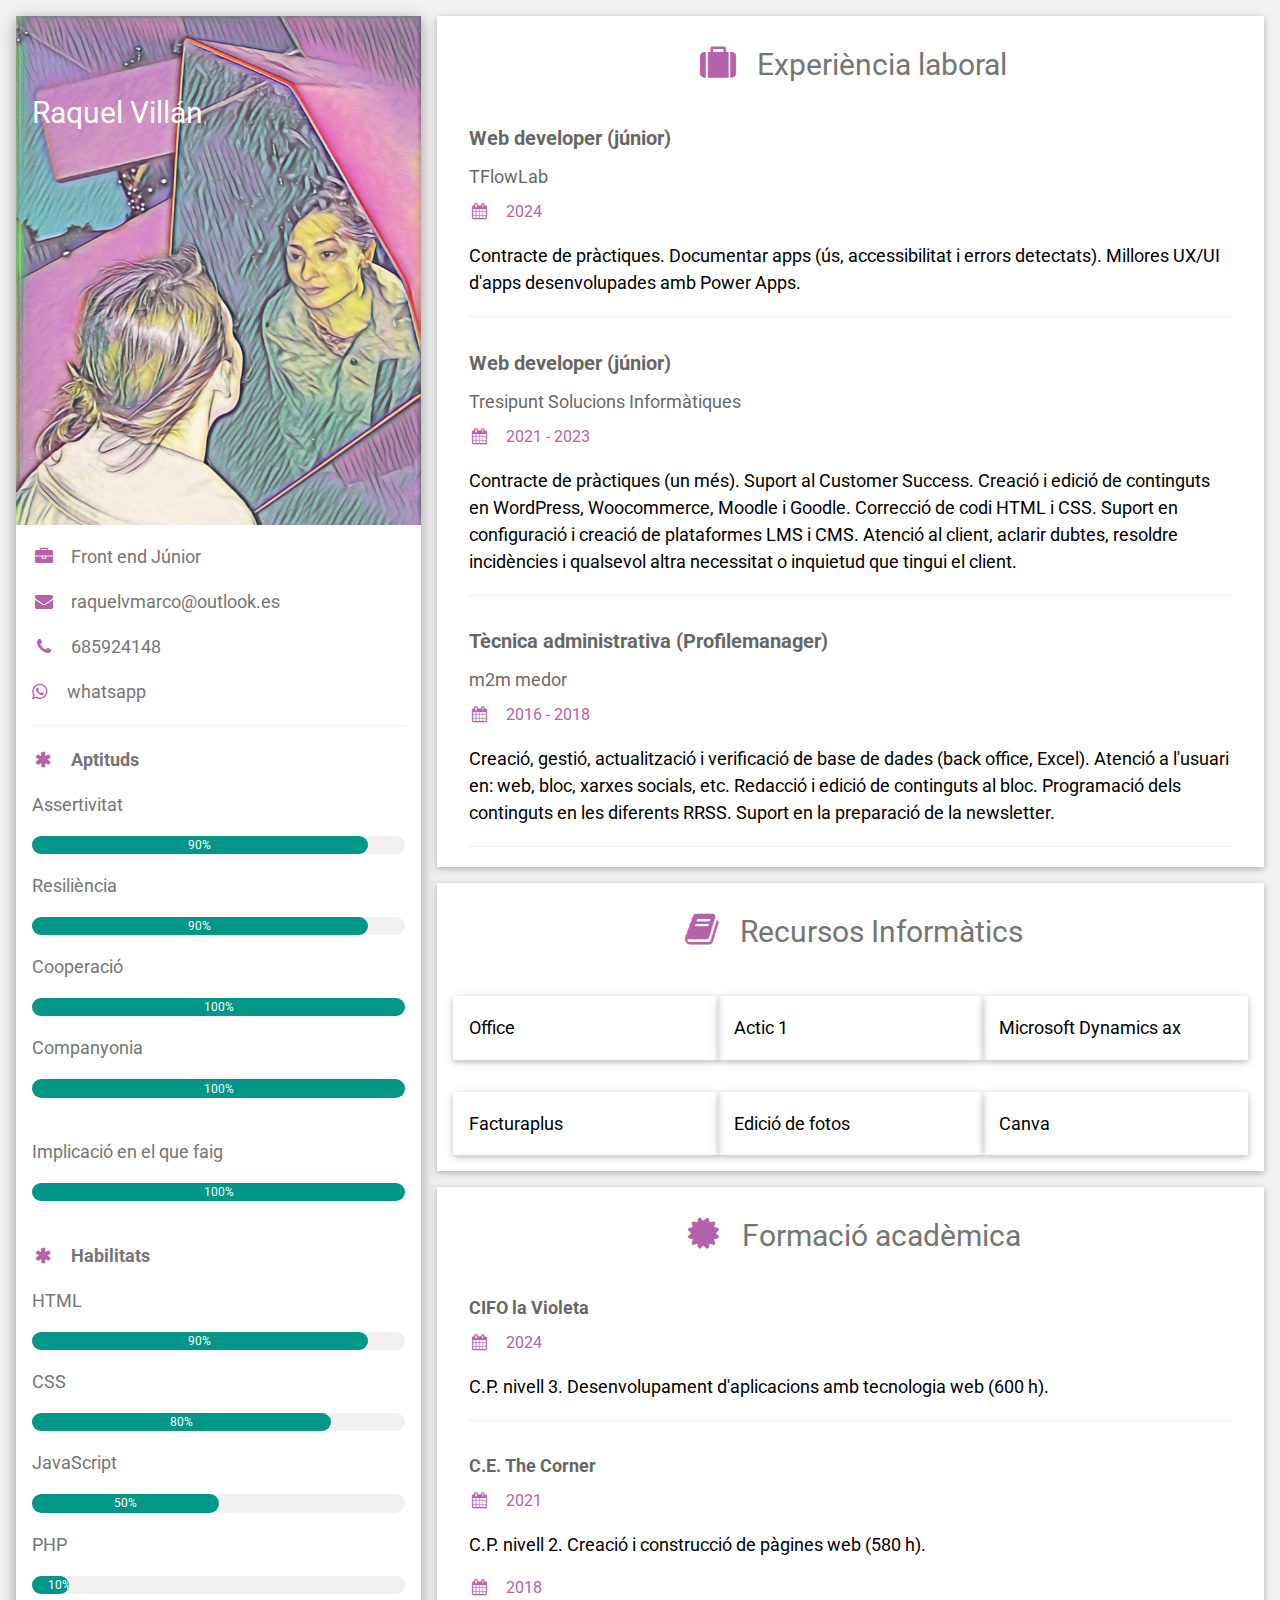
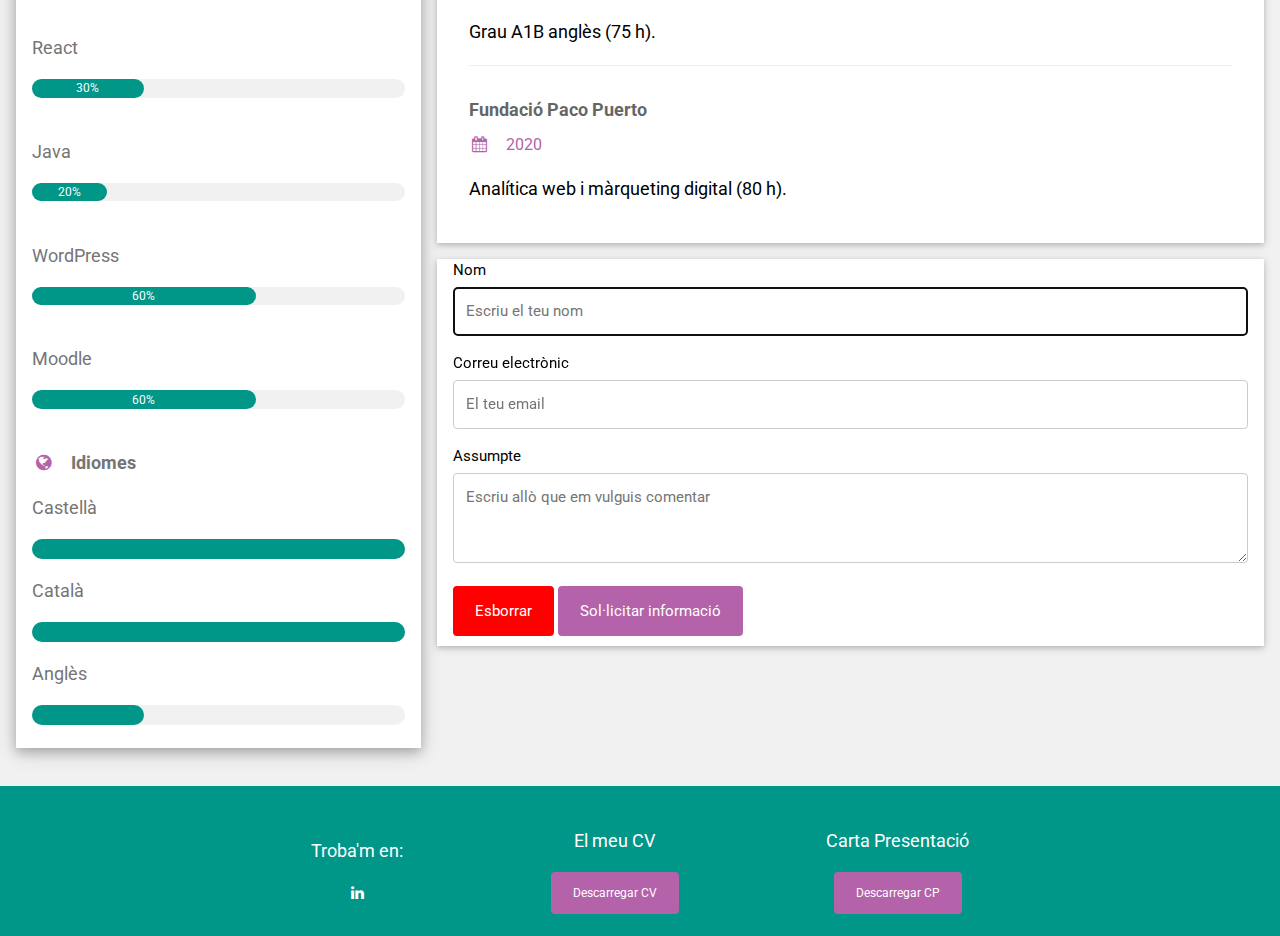
<file: index.html>
<!DOCTYPE html>
<html lang="es">

<head>
      <title>Raquel Villán Curriculum vitae </title>
      <meta charset="UTF-8">
      <meta name="viewport" content="width=device-width, initial-scale=1">
      <link rel="stylesheet" href="css/style.css">
      <link rel='stylesheet' href='https://fonts.googleapis.com/css?family=Roboto'>
      <link rel="stylesheet" href="https://cdnjs.cloudflare.com/ajax/libs/font-awesome/4.7.0/css/font-awesome.min.css">
      <link rel="stylesheet" href="css/style_cv.css">
</head>

<body id="top" class="w3-light-grey">

      <!-- Page Container -->
      <div class="w3-content w3-margin-top anchura">

            <!-- The Grid -->
            <div class="w3-row-padding">

                  <!-- Left Column -->
                  <div class="w3-third">

                        <div class="w3-white w3-text-grey w3-card-4">
                              <div class="w3-display-container w3-text-white">
                                    <img class="avatar mySlides" id="#boxphoto" src="img/fotoslider1.jpg" alt="Avatar">
                                    <img class="avatar mySlides" id="#boxphoto" src="img/gafas.jpg" alt="Avatar">
                                    <img class="avatar mySlides" id="#boxphoto" src="img/foto3.jpg" alt="Avatar">
                                    <div class="w3-container w3-text-white mi-nombre">
                                          <h2>Raquel Villán</h2>
                                    </div>
                              </div>
                              <div class="w3-container">
                                    <p><i class="fa fa-briefcase fa-fw w3-margin-right w3-large w3-text-teal"></i>Front end Júnior</p>
                                    <p class="contacto"><a href="raquelvmarco@outlook.es"><i class="fa fa-envelope fa-fw w3-margin-right w3-large w3-text-teal"></i>raquelvmarco@outlook.es</a></p>
                                    <p class="contacto"><a href="tel:685924148"><i class="fa fa-phone fa-fw w3-margin-right w3-large w3-text-teal"></i>685924148</a></p>
                                    <p class="contacto"><a href="https://api.whatsapp.com/send?phone=685924148&text=Hola"><i class="fa fa-whatsapp  w3-margin-right w3-large w3-text-teal"></i>  whatsapp</a></p>
                                    <hr>
                                    <p class="w3-large"><b><i class="fa fa-asterisk fa-fw w3-margin-right w3-text-teal"></i>Aptituds</b></p>
                                    <p>Assertivitat</p>
                                    <div class="w3-light-grey w3-round-xlarge w3-small">
                                          <div class="w3-container w3-center w3-round-xlarge w3-teal" style="width:90%">90%</div>
                                    </div>
                                    <p>Resiliència</p>
                                    <div class="w3-light-grey w3-round-xlarge w3-small">
                                          <div class="w3-container w3-center w3-round-xlarge w3-teal" style="width:90%">90%</div>
                                    </div>
                                    <p>Cooperació</p>
                                    <div class="w3-light-grey w3-round-xlarge w3-small">
                                          <div class="w3-container w3-center w3-round-xlarge w3-teal" style="width:100%">100%</div>
                                    </div>
                                    <p>Companyonia</p>
                                    <div class="w3-light-grey w3-round-xlarge w3-small">
                                          <div class="w3-container w3-center w3-round-xlarge w3-teal" style="width:100%">100%</div>
                                    </div>
                                    <br>
                                    <p>Implicació en el que faig</p>
                                    <div class="w3-light-grey w3-round-xlarge w3-small">
                                          <div class="w3-container w3-center w3-round-xlarge w3-teal" style="width:100%">100%</div>
                                    </div>
                                    <br>
                                    <p class="w3-large"><b><i class="fa fa-asterisk fa-fw w3-margin-right w3-text-teal"></i>Habilitats</b></p>
                                    <p>HTML</p>
                                    <div class="w3-light-grey w3-round-xlarge w3-small">
                                          <div class="w3-container w3-center w3-round-xlarge w3-teal" style="width:90%">90%</div>
                                    </div>
                                    <p>CSS</p>
                                    <div class="w3-light-grey w3-round-xlarge w3-small">
                                          <div class="w3-container w3-center w3-round-xlarge w3-teal" style="width:80%">80%</div>
                                    </div>
                                    <p>JavaScript</p>
                                    <div class="w3-light-grey w3-round-xlarge w3-small">
                                          <div class="w3-container w3-center w3-round-xlarge w3-teal" style="width:50%">50%</div>
                                    </div>
                                    <p>PHP</p>
                                    <div class="w3-light-grey w3-round-xlarge w3-small">
                                          <div class="w3-container w3-center w3-round-xlarge w3-teal" style="width:10%">10%</div>
                                    </div>
                                    <br>
                                    <p>React</p>
                                    <div class="w3-light-grey w3-round-xlarge w3-small">
                                          <div class="w3-container w3-center w3-round-xlarge w3-teal" style="width:30%">30%</div>
                                    </div>
                                    <br>
                                    <p>Java</p>
                                    <div class="w3-light-grey w3-round-xlarge w3-small">
                                          <div class="w3-container w3-center w3-round-xlarge w3-teal" style="width:20%">20%</div>
                                    </div>
                                    <br>
                                    <p>WordPress</p>
                                    <div class="w3-light-grey w3-round-xlarge w3-small">
                                          <div class="w3-container w3-center w3-round-xlarge w3-teal" style="width:60%">60%</div>
                                    </div>
                                    <br>
                                    <p>Moodle</p>
                                    <div class="w3-light-grey w3-round-xlarge w3-small">
                                          <div class="w3-container w3-center w3-round-xlarge w3-teal" style="width:60%">60%</div>
                                    </div>
                                    <br>

                                    <p class="w3-large w3-text-theme"><b><i class="fa fa-globe fa-fw w3-margin-right w3-text-teal"></i>Idiomes</b></p>
                                    <p>Castellà</p>
                                    <div class="w3-light-grey w3-round-xlarge">
                                          <div class="w3-round-xlarge w3-teal" style="height:20px;width:100%"></div>
                                    </div>
                                    <p>Català</p>
                                    <div class="w3-light-grey w3-round-xlarge">
                                          <div class="w3-round-xlarge w3-teal" style="height:20px;width:100%"></div>
                                    </div>
                                    <p>Anglès</p>
                                    <div class="w3-light-grey w3-round-xlarge">
                                          <div class="w3-round-xlarge w3-teal" style="height:20px;width:30%"></div>
                                    </div>
                                    <br>
                              </div>
                        </div>
                        <br>

                        <!-- End Left Column -->
                  </div>

                  <!-- Right Column -->
                  <div class="w3-twothird">

                        <div class="w3-container w3-card w3-white w3-margin-bottom">
                              <h2 class="w3-text-grey w3-padding-16"><i class="fa fa-suitcase fa-fw w3-margin-right w3-xxlarge w3-text-teal"></i>Experiència laboral</h2>
                              <div class="w3-container">
                                    <h4 class="w3-opacity"><b>Web developer (júnior)</b></h4>
                                    <h5 class="w3-opacity">TFlowLab</h5>
                                    <h6 class="w3-text-teal"><i class="fa fa-calendar fa-fw w3-margin-right"></i>2024</h6>
                                    <p>Contracte de pràctiques. Documentar apps (ús, accessibilitat i errors detectats). Millores UX/UI d'apps desenvolupades amb Power Apps.</p>
                                    <hr>
                              </div>
                              <div class="w3-container">
                                    <h4 class="w3-opacity"><b>Web developer (júnior)</b></h4>
                                    <h5 class="w3-opacity">Tresipunt Solucions Informàtiques</h5>
                                    <h6 class="w3-text-teal"><i class="fa fa-calendar fa-fw w3-margin-right"></i>2021 - 2023</h6>
                                    <p>Contracte de pràctiques (un més). Suport al Customer Success. Creació i edició de continguts en WordPress, Woocommerce, Moodle i Goodle. Correcció de codi HTML i CSS. Suport en configuració i creació de plataformes LMS i CMS. Atenció al client, aclarir dubtes, resoldre incidències i qualsevol altra necessitat o inquietud que tingui el client.</p>
                                    <hr>
                              </div>
                              <div class="w3-container">
                                    <h4 class="w3-opacity"><b>Tècnica administrativa (Profilemanager)</b></h4>
                                    <h5 class="w3-opacity">m2m medor</h5>
                                    <h6 class="w3-text-teal"><i class="fa fa-calendar fa-fw w3-margin-right"></i>2016 - 2018</h6>
                                    <p>Creació, gestió, actualització i verificació de base de dades (back office, Excel). Atenció a l'usuari en: web, bloc, xarxes socials, etc. Redacció i edició de continguts al bloc. Programació dels continguts en les diferents RRSS. Suport en la preparació de la newsletter.</p>
                                    <hr>
                              </div>                              
                        </div>
                        <div class="w3-container w3-row w3-card w3-white w3-margin-bottom">
                              <h2 class="w3-text-grey w3-padding-16"><i class="fa fa-book fa-fw w3-margin-right w3-xxlarge w3-text-teal"></i>Recursos Informàtics</h2>
                              <div class="w3-panel w3-card w3-third">
                                    <p>Office</p>
                              </div>
                              <div class="w3-panel w3-card w3-third">
                                    <p>Actic 1</p>
                              </div>
                              <div class="w3-panel w3-card w3-third">
                                    <p>Microsoft Dynamics ax</p>
                              </div>
                              <div class="w3-panel w3-card w3-third">
                                    <p>Facturaplus</p>
                              </div>
                              <div class="w3-panel w3-card w3-third">
                                    <p>Edició de fotos</p>
                              </div>
                              <div class="w3-panel w3-card w3-third">
                                    <p>Canva</p>
                              </div>
                        </div>
                        <div class="w3-container w3-card w3-white w3-margin-bottom">
                              <h2 class="w3-text-grey w3-padding-16"><i class="fa fa-certificate fa-fw w3-margin-right w3-xxlarge w3-text-teal"></i>Formació acadèmica</h2>
                              <div class="w3-container">
                                    <h5 class="w3-opacity"><b>CIFO la Violeta</b></h5>
                                    <h6 class="w3-text-teal"><i class="fa fa-calendar fa-fw w3-margin-right"></i>2024</h6>
                                    <p>C.P. nivell 3. Desenvolupament d'aplicacions amb tecnologia web (600 h).</p>
                                    <hr>
                              </div>
                              <div class="w3-container">
                                    <h5 class="w3-opacity"><b>C.E. The Corner</b></h5>
                                    <h6 class="w3-text-teal"><i class="fa fa-calendar fa-fw w3-margin-right"></i>2021</h6>
                                    <p>C.P. nivell 2. Creació i construcció de pàgines web (580 h).</p>
                                    <h6 class="w3-text-teal"><i class="fa fa-calendar fa-fw w3-margin-right"></i>2018</h6>
                                    <p>Grau A1B anglès (75 h).</p>
                                    <hr>
                              </div>
                              <div class="w3-container">
                                    <h5 class="w3-opacity"><b>Fundació Paco Puerto</b></h5>
                                    <h6 class="w3-text-teal"><i class="fa fa-calendar fa-fw w3-margin-right"></i>2020</h6>
                                    <p>Analítica web i màrqueting digital (80 h).</p><br>
                              </div>
                        </div>
                        <div class="w3-container w3-card w3-white w3-margin-bottom">
                              <form method="post" action="https://formsubmit.co/el/rogura">
                                <label for="fname">Nom</label>
                                <input type="text" id="fname" name="firstname" autofocus placeholder="Escriu el teu nom" required pattern="[A-Za-z]{2,20}">
                            
                                <label for="email">Correu electrònic</label>
                                <input type="email" id="email" name="email" placeholder="El teu email" required pattern="/^[a-z0-9_-]+([.][a-z0-9_-]+)*@[a-z0-9_]+([.][a-z0-9_]+)*[.][a-z]{2,9}$/">

                                <label for="subject">Assumpte</label>
                                <textarea id="subject" name="subject" placeholder="Escriu allò que em vulguis comentar" style="height:90px" pattern="/^[A-Z0-9a-zÀ-ÿ-\u00f1\u00d1\s]{5,100}$/;"></textarea>
                                <input type="reset" value="Esborrar">
                                <input type="submit" value="Sol·licitar informació">
                              </form>
                            </div>
                        <!-- End Right Column -->
                  </div>
                  <!-- End Grid -->
            </div>
            <!-- End Page Container -->
      </div>
      <footer class="w3-container w3-teal w3-center w3-margin-top">
            <div class="socilas">
                  <p>Troba'm en:</p>
                  <a href="https://www.linkedin.com/in/raquel-villán-marco" target="_blank"><i class="fa fa-linkedin w3-hover-opacity"></i></a>
            </div>
            <div>
                  <p>El meu CV</p>
                  <input type="button" class="download" value="Descarregar CV" onclick="descargarCv('PDF/CurriculumRaquelVillan.pdf')">
            </div>
            <div>
                  <p>Carta Presentació</p>
                  <input type="button" class="download" value="Descarregar CP" onclick="descargarCartaPresentacion('PDF/carta_presentacion.pdf')">
            </div>
      </footer>
      <script src="js/cv_mio.js"></script>

</body>

</html>
</file>
<file: css/style_cv.css>
html {
	font-size: 20px;
}

html,
body,
h1,
h2,
h3,
h4,
h5,
h6 {
	font-family: "Roboto", sans-serif;
}
p {
	font-size: 0.9rem;
}

.anchura {
	max-width: 1400px;
}
.avatar {
	max-width: 100%;
	display: block;
	margin: auto;
}
h2 {
	text-align: center;
}

form{
  padding-bottom: 10px;
}

input[type=text], select, textarea{
  width: 100%;
  padding: 12px;
  border: 1px solid #ccc;
  border-radius: 4px;
  box-sizing: border-box;
  margin-top: 6px;
  margin-bottom: 16px;
  resize: vertical;
}
input[type=email], select, textarea{
  width: 100%;
  padding: 12px;
  border: 1px solid #ccc;
  border-radius: 4px;
  box-sizing: border-box;
  margin-top: 6px;
  margin-bottom: 16px;
  resize: vertical;
}

input[type=submit], .download {
  background-color: #b462a9;
  color: white;
  border: 2px solid #b462a9;
  padding: 12px 20px;
  border-radius: 4px;
  cursor: pointer;
}
.download{
  padding: 10px 20px;
  font-size: 0.6rem; 
}
input[type=reset] {
	background-color: red;
	color: white;
  border: 2px solid red;
	padding: 12px 20px;
	border-radius: 4px;
	cursor: pointer;
  }

input[type=submit]:hover, .download:hover {
  background-color: white;
  color: #b462a9;
  border: 2px solid #b462a9;
}
input[type=reset]:hover {
  background-color: white;
  color: red;
  border: 2px solid red;
}

.container {
  border-radius: 5px;
  background-color: #f2f2f2;
  padding: 20px;
}
.mi-nombre{
  position: absolute;
  top: 5vw;
}
.contacto a{
  text-decoration: none;
}
.contacto a:hover{
  color: rgb(0, 150, 136);
}
.mySlides {
  display:none;
}
footer{
  display: flex;
  justify-content: space-evenly;
  align-items: center;
  height: 150px;
}

@media screen and (min-width:680px){
  .mi-nombre{
    font-size: 25px;
  }
}
@media screen and (min-width:600px){
  .mi-nombre{
    font-size: 30px;
  }
}
</file>
<file: css/style.css>
/* W3.CSS 4.15 December 2020 by Jan Egil and Borge Refsnes */
html{box-sizing:border-box}*,*:before,*:after{box-sizing:inherit}
/* Extract from normalize.css by Nicolas Gallagher and Jonathan Neal git.io/normalize */
html{-ms-text-size-adjust:100%;-webkit-text-size-adjust:100%}body{margin:0}
article,aside,details,figcaption,figure,footer,header,main,menu,nav,section{display:block}summary{display:list-item}
audio,canvas,progress,video{display:inline-block}progress{vertical-align:baseline}
audio:not([controls]){display:none;height:0}[hidden],template{display:none}
a{background-color:transparent}a:active,a:hover{outline-width:0}
abbr[title]{border-bottom:none;text-decoration:underline;text-decoration:underline dotted}
b,strong{font-weight:bolder}dfn{font-style:italic}mark{background:#ff0;color:#000}
small{font-size:80%}sub,sup{font-size:75%;line-height:0;position:relative;vertical-align:baseline}
sub{bottom:-0.25em}sup{top:-0.5em}figure{margin:1em 40px}img{border-style:none}
code,kbd,pre,samp{font-family:monospace,monospace;font-size:1em}hr{box-sizing:content-box;height:0;overflow:visible}
button,input,select,textarea,optgroup{font:inherit;margin:0}optgroup{font-weight:bold}
button,input{overflow:visible}button,select{text-transform:none}
button,[type=button],[type=reset],[type=submit]{-webkit-appearance:button}
button::-moz-focus-inner,[type=button]::-moz-focus-inner,[type=reset]::-moz-focus-inner,[type=submit]::-moz-focus-inner{border-style:none;padding:0}
button:-moz-focusring,[type=button]:-moz-focusring,[type=reset]:-moz-focusring,[type=submit]:-moz-focusring{outline:1px dotted ButtonText}
fieldset{border:1px solid #c0c0c0;margin:0 2px;padding:.35em .625em .75em}
legend{color:inherit;display:table;max-width:100%;padding:0;white-space:normal}textarea{overflow:auto}
[type=checkbox],[type=radio]{padding:0}
[type=number]::-webkit-inner-spin-button,[type=number]::-webkit-outer-spin-button{height:auto}
[type=search]{-webkit-appearance:textfield;outline-offset:-2px}
[type=search]::-webkit-search-decoration{-webkit-appearance:none}
::-webkit-file-upload-button{-webkit-appearance:button;font:inherit}
/* End extract */
html,body{font-family:Verdana,sans-serif;font-size:15px;line-height:1.5}html{overflow-x:hidden}
h1{font-size:36px}h2{font-size:30px}h3{font-size:24px}h4{font-size:20px}h5{font-size:18px}h6{font-size:16px}
.w3-serif{font-family:serif}.w3-sans-serif{font-family:sans-serif}.w3-cursive{font-family:cursive}.w3-monospace{font-family:monospace}
h1,h2,h3,h4,h5,h6{font-family:"Segoe UI",Arial,sans-serif;font-weight:400;margin:10px 0}.w3-wide{letter-spacing:4px}
hr{border:0;border-top:1px solid #eee;margin:20px 0}
.w3-image{max-width:100%;height:auto}img{vertical-align:middle}a{color:inherit}
.w3-table,.w3-table-all{border-collapse:collapse;border-spacing:0;width:100%;display:table}.w3-table-all{border:1px solid #ccc}
.w3-bordered tr,.w3-table-all tr{border-bottom:1px solid #ddd}.w3-striped tbody tr:nth-child(even){background-color:#f1f1f1}
.w3-table-all tr:nth-child(odd){background-color:#fff}.w3-table-all tr:nth-child(even){background-color:#f1f1f1}
.w3-hoverable tbody tr:hover,.w3-ul.w3-hoverable li:hover{background-color:#ccc}.w3-centered tr th,.w3-centered tr td{text-align:center}
.w3-table td,.w3-table th,.w3-table-all td,.w3-table-all th{padding:8px 8px;display:table-cell;text-align:left;vertical-align:top}
.w3-table th:first-child,.w3-table td:first-child,.w3-table-all th:first-child,.w3-table-all td:first-child{padding-left:16px}
.w3-btn,.w3-button{border:none;display:inline-block;padding:8px 16px;vertical-align:middle;overflow:hidden;text-decoration:none;color:inherit;background-color:inherit;text-align:center;cursor:pointer;white-space:nowrap}
.w3-btn:hover{box-shadow:0 8px 16px 0 rgba(0,0,0,0.2),0 6px 20px 0 rgba(0,0,0,0.19)}
.w3-btn,.w3-button{-webkit-touch-callout:none;-webkit-user-select:none;-khtml-user-select:none;-moz-user-select:none;-ms-user-select:none;user-select:none}   
.w3-disabled,.w3-btn:disabled,.w3-button:disabled{cursor:not-allowed;opacity:0.3}.w3-disabled *,:disabled *{pointer-events:none}
.w3-btn.w3-disabled:hover,.w3-btn:disabled:hover{box-shadow:none}
.w3-badge,.w3-tag{background-color:#000;color:#fff;display:inline-block;padding-left:8px;padding-right:8px;text-align:center}.w3-badge{border-radius:50%}
.w3-ul{list-style-type:none;padding:0;margin:0}.w3-ul li{padding:8px 16px;border-bottom:1px solid #ddd}.w3-ul li:last-child{border-bottom:none}
.w3-tooltip,.w3-display-container{position:relative}.w3-tooltip .w3-text{display:none}.w3-tooltip:hover .w3-text{display:inline-block}
.w3-ripple:active{opacity:0.5}.w3-ripple{transition:opacity 0s}
.w3-input{padding:8px;display:block;border:none;border-bottom:1px solid #ccc;width:100%}
.w3-select{padding:9px 0;width:100%;border:none;border-bottom:1px solid #ccc}
.w3-dropdown-click,.w3-dropdown-hover{position:relative;display:inline-block;cursor:pointer}
.w3-dropdown-hover:hover .w3-dropdown-content{display:block}
.w3-dropdown-hover:first-child,.w3-dropdown-click:hover{background-color:#ccc;color:#000}
.w3-dropdown-hover:hover > .w3-button:first-child,.w3-dropdown-click:hover > .w3-button:first-child{background-color:#ccc;color:#000}
.w3-dropdown-content{cursor:auto;color:#000;background-color:#fff;display:none;position:absolute;min-width:160px;margin:0;padding:0;z-index:1}
.w3-check,.w3-radio{width:24px;height:24px;position:relative;top:6px}
.w3-sidebar{height:100%;width:200px;background-color:#fff;position:fixed!important;z-index:1;overflow:auto}
.w3-bar-block .w3-dropdown-hover,.w3-bar-block .w3-dropdown-click{width:100%}
.w3-bar-block .w3-dropdown-hover .w3-dropdown-content,.w3-bar-block .w3-dropdown-click .w3-dropdown-content{min-width:100%}
.w3-bar-block .w3-dropdown-hover .w3-button,.w3-bar-block .w3-dropdown-click .w3-button{width:100%;text-align:left;padding:8px 16px}
.w3-main,#main{transition:margin-left .4s}
.w3-modal{z-index:3;display:none;padding-top:100px;position:fixed;left:0;top:0;width:100%;height:100%;overflow:auto;background-color:rgb(0,0,0);background-color:rgba(0,0,0,0.4)}
.w3-modal-content{margin:auto;background-color:#fff;position:relative;padding:0;outline:0;width:600px}
.w3-bar{width:100%;overflow:hidden}.w3-center .w3-bar{display:inline-block;width:auto}
.w3-bar .w3-bar-item{padding:8px 16px;float:left;width:auto;border:none;display:block;outline:0}
.w3-bar .w3-dropdown-hover,.w3-bar .w3-dropdown-click{position:static;float:left}
.w3-bar .w3-button{white-space:normal}
.w3-bar-block .w3-bar-item{width:100%;display:block;padding:8px 16px;text-align:left;border:none;white-space:normal;float:none;outline:0}
.w3-bar-block.w3-center .w3-bar-item{text-align:center}.w3-block{display:block;width:100%}
.w3-responsive{display:block;overflow-x:auto}
.w3-container:after,.w3-container:before,.w3-panel:after,.w3-panel:before,.w3-row:after,.w3-row:before,.w3-row-padding:after,.w3-row-padding:before,
.w3-cell-row:before,.w3-cell-row:after,.w3-clear:after,.w3-clear:before,.w3-bar:before,.w3-bar:after{content:"";display:table;clear:both}
.w3-col,.w3-half,.w3-third,.w3-twothird,.w3-threequarter,.w3-quarter{float:left;width:100%}
.w3-col.s1{width:8.33333%}.w3-col.s2{width:16.66666%}.w3-col.s3{width:24.99999%}.w3-col.s4{width:33.33333%}
.w3-col.s5{width:41.66666%}.w3-col.s6{width:49.99999%}.w3-col.s7{width:58.33333%}.w3-col.s8{width:66.66666%}
.w3-col.s9{width:74.99999%}.w3-col.s10{width:83.33333%}.w3-col.s11{width:91.66666%}.w3-col.s12{width:99.99999%}
@media (min-width:601px){.w3-col.m1{width:8.33333%}.w3-col.m2{width:16.66666%}.w3-col.m3,.w3-quarter{width:24.99999%}.w3-col.m4,.w3-third{width:33.33333%}
.w3-col.m5{width:41.66666%}.w3-col.m6,.w3-half{width:49.99999%}.w3-col.m7{width:58.33333%}.w3-col.m8,.w3-twothird{width:66.66666%}
.w3-col.m9,.w3-threequarter{width:74.99999%}.w3-col.m10{width:83.33333%}.w3-col.m11{width:91.66666%}.w3-col.m12{width:99.99999%}}
@media (min-width:993px){.w3-col.l1{width:8.33333%}.w3-col.l2{width:16.66666%}.w3-col.l3{width:24.99999%}.w3-col.l4{width:33.33333%}
.w3-col.l5{width:41.66666%}.w3-col.l6{width:49.99999%}.w3-col.l7{width:58.33333%}.w3-col.l8{width:66.66666%}
.w3-col.l9{width:74.99999%}.w3-col.l10{width:83.33333%}.w3-col.l11{width:91.66666%}.w3-col.l12{width:99.99999%}}
.w3-rest{overflow:hidden}.w3-stretch{margin-left:-16px;margin-right:-16px}
.w3-content,.w3-auto{margin-left:auto;margin-right:auto}.w3-content{max-width:980px}.w3-auto{max-width:1140px}
.w3-cell-row{display:table;width:100%}.w3-cell{display:table-cell}
.w3-cell-top{vertical-align:top}.w3-cell-middle{vertical-align:middle}.w3-cell-bottom{vertical-align:bottom}
.w3-hide{display:none!important}.w3-show-block,.w3-show{display:block!important}.w3-show-inline-block{display:inline-block!important}
@media (max-width:1205px){.w3-auto{max-width:95%}}
@media (max-width:600px){.w3-modal-content{margin:0 10px;width:auto!important}.w3-modal{padding-top:30px}
.w3-dropdown-hover.w3-mobile .w3-dropdown-content,.w3-dropdown-click.w3-mobile .w3-dropdown-content{position:relative}	
.w3-hide-small{display:none!important}.w3-mobile{display:block;width:100%!important}.w3-bar-item.w3-mobile,.w3-dropdown-hover.w3-mobile,.w3-dropdown-click.w3-mobile{text-align:center}
.w3-dropdown-hover.w3-mobile,.w3-dropdown-hover.w3-mobile .w3-btn,.w3-dropdown-hover.w3-mobile .w3-button,.w3-dropdown-click.w3-mobile,.w3-dropdown-click.w3-mobile .w3-btn,.w3-dropdown-click.w3-mobile .w3-button{width:100%}}
@media (max-width:768px){.w3-modal-content{width:500px}.w3-modal{padding-top:50px}}
@media (min-width:993px){.w3-modal-content{width:900px}.w3-hide-large{display:none!important}.w3-sidebar.w3-collapse{display:block!important}}
@media (max-width:992px) and (min-width:601px){.w3-hide-medium{display:none!important}}
@media (max-width:992px){.w3-sidebar.w3-collapse{display:none}.w3-main{margin-left:0!important;margin-right:0!important}.w3-auto{max-width:100%}}
.w3-top,.w3-bottom{position:fixed;width:100%;z-index:1}.w3-top{top:0}.w3-bottom{bottom:0}
.w3-overlay{position:fixed;display:none;width:100%;height:100%;top:0;left:0;right:0;bottom:0;background-color:rgba(0,0,0,0.5);z-index:2}
.w3-display-topleft{position:absolute;left:0;top:0}.w3-display-topright{position:absolute;right:0;top:0}
.w3-display-bottomleft{position:absolute;left:0;bottom:0}.w3-display-bottomright{position:absolute;right:0;bottom:0}
.w3-display-middle{position:absolute;top:50%;left:50%;transform:translate(-50%,-50%);-ms-transform:translate(-50%,-50%)}
.w3-display-left{position:absolute;top:50%;left:0%;transform:translate(0%,-50%);-ms-transform:translate(-0%,-50%)}
.w3-display-right{position:absolute;top:50%;right:0%;transform:translate(0%,-50%);-ms-transform:translate(0%,-50%)}
.w3-display-topmiddle{position:absolute;left:50%;top:0;transform:translate(-50%,0%);-ms-transform:translate(-50%,0%)}
.w3-display-bottommiddle{position:absolute;left:50%;bottom:0;transform:translate(-50%,-700%);-ms-transform:translate(-50%,0%)}
.w3-display-container:hover .w3-display-hover{display:block}.w3-display-container:hover span.w3-display-hover{display:inline-block}.w3-display-hover{display:none}
.w3-display-position{position:absolute}
.w3-circle{border-radius:50%}
.w3-round-small{border-radius:2px}.w3-round,.w3-round-medium{border-radius:4px}.w3-round-large{border-radius:8px}.w3-round-xlarge{border-radius:16px}.w3-round-xxlarge{border-radius:32px}
.w3-row-padding,.w3-row-padding>.w3-half,.w3-row-padding>.w3-third,.w3-row-padding>.w3-twothird,.w3-row-padding>.w3-threequarter,.w3-row-padding>.w3-quarter,.w3-row-padding>.w3-col{padding:0 8px}
.w3-container,.w3-panel{padding:0.01em 16px}.w3-panel{margin-top:16px;margin-bottom:16px}
.w3-code,.w3-codespan{font-family:Consolas,"courier new";font-size:16px}
.w3-code{width:auto;background-color:#fff;padding:8px 12px;border-left:4px solid #4CAF50;word-wrap:break-word}
.w3-codespan{color:crimson;background-color:#f1f1f1;padding-left:4px;padding-right:4px;font-size:110%}
.w3-card,.w3-card-2{box-shadow:0 2px 5px 0 rgba(0,0,0,0.16),0 2px 10px 0 rgba(0,0,0,0.12)}
.w3-card-4,.w3-hover-shadow:hover{box-shadow:0 4px 10px 0 rgba(0,0,0,0.2),0 4px 20px 0 rgba(0,0,0,0.19)}
.w3-spin{animation:w3-spin 2s infinite linear}@keyframes w3-spin{0%{transform:rotate(0deg)}100%{transform:rotate(359deg)}}
.w3-animate-fading{animation:fading 10s infinite}@keyframes fading{0%{opacity:0}50%{opacity:1}100%{opacity:0}}
.w3-animate-opacity{animation:opac 0.8s}@keyframes opac{from{opacity:0} to{opacity:1}}
.w3-animate-top{position:relative;animation:animatetop 0.4s}@keyframes animatetop{from{top:-300px;opacity:0} to{top:0;opacity:1}}
.w3-animate-left{position:relative;animation:animateleft 0.4s}@keyframes animateleft{from{left:-300px;opacity:0} to{left:0;opacity:1}}
.w3-animate-right{position:relative;animation:animateright 0.4s}@keyframes animateright{from{right:-300px;opacity:0} to{right:0;opacity:1}}
.w3-animate-bottom{position:relative;animation:animatebottom 0.4s}@keyframes animatebottom{from{bottom:-300px;opacity:0} to{bottom:0;opacity:1}}
.w3-animate-zoom {animation:animatezoom 0.6s}@keyframes animatezoom{from{transform:scale(0)} to{transform:scale(1)}}
.w3-animate-input{transition:width 0.4s ease-in-out}.w3-animate-input:focus{width:100%!important}
.w3-opacity,.w3-hover-opacity:hover{opacity:0.60}.w3-opacity-off,.w3-hover-opacity-off:hover{opacity:1}
.w3-opacity-max{opacity:0.25}.w3-opacity-min{opacity:0.75}
.w3-greyscale-max,.w3-grayscale-max,.w3-hover-greyscale:hover,.w3-hover-grayscale:hover{filter:grayscale(100%)}
.w3-greyscale,.w3-grayscale{filter:grayscale(75%)}.w3-greyscale-min,.w3-grayscale-min{filter:grayscale(50%)}
.w3-sepia{filter:sepia(75%)}.w3-sepia-max,.w3-hover-sepia:hover{filter:sepia(100%)}.w3-sepia-min{filter:sepia(50%)}
.w3-tiny{font-size:10px!important}.w3-small{font-size:12px!important}.w3-medium{font-size:15px!important}.w3-large{font-size:18px!important}
.w3-xlarge{font-size:24px!important}.w3-xxlarge{font-size:36px!important}.w3-xxxlarge{font-size:48px!important}.w3-jumbo{font-size:64px!important}
.w3-left-align{text-align:left!important}.w3-right-align{text-align:right!important}.w3-justify{text-align:justify!important}.w3-center{text-align:center!important}
.w3-border-0{border:0!important}.w3-border{border:1px solid #ccc!important}
.w3-border-top{border-top:1px solid #ccc!important}.w3-border-bottom{border-bottom:1px solid #ccc!important}
.w3-border-left{border-left:1px solid #ccc!important}.w3-border-right{border-right:1px solid #ccc!important}
.w3-topbar{border-top:6px solid #ccc!important}.w3-bottombar{border-bottom:6px solid #ccc!important}
.w3-leftbar{border-left:6px solid #ccc!important}.w3-rightbar{border-right:6px solid #ccc!important}
.w3-section,.w3-code{margin-top:16px!important;margin-bottom:16px!important}
.w3-margin{margin:16px!important}.w3-margin-top{margin-top:16px!important}.w3-margin-bottom{margin-bottom:16px!important}
.w3-margin-left{margin-left:16px!important}.w3-margin-right{margin-right:16px!important}
.w3-padding-small{padding:4px 8px!important}.w3-padding{padding:8px 16px!important}.w3-padding-large{padding:12px 24px!important}
.w3-padding-16{padding-top:16px!important;padding-bottom:16px!important}.w3-padding-24{padding-top:24px!important;padding-bottom:24px!important}
.w3-padding-32{padding-top:32px!important;padding-bottom:32px!important}.w3-padding-48{padding-top:48px!important;padding-bottom:48px!important}
.w3-padding-64{padding-top:64px!important;padding-bottom:64px!important}
.w3-padding-top-64{padding-top:64px!important}.w3-padding-top-48{padding-top:48px!important}
.w3-padding-top-32{padding-top:32px!important}.w3-padding-top-24{padding-top:24px!important}
.w3-left{float:left!important}.w3-right{float:right!important}
.w3-button:hover{color:#000!important;background-color:#ccc!important}
.w3-transparent,.w3-hover-none:hover{background-color:transparent!important}
.w3-hover-none:hover{box-shadow:none!important}
/* Colors */
.w3-amber,.w3-hover-amber:hover{color:#000!important;background-color:#ffc107!important}
.w3-aqua,.w3-hover-aqua:hover{color:#000!important;background-color:#00ffff!important}
.w3-blue,.w3-hover-blue:hover{color:#fff!important;background-color:#2196F3!important}
.w3-light-blue,.w3-hover-light-blue:hover{color:#000!important;background-color:#87CEEB!important}
.w3-brown,.w3-hover-brown:hover{color:#fff!important;background-color:#795548!important}
.w3-cyan,.w3-hover-cyan:hover{color:#000!important;background-color:#00bcd4!important}
.w3-blue-grey,.w3-hover-blue-grey:hover,.w3-blue-gray,.w3-hover-blue-gray:hover{color:#fff!important;background-color:#607d8b!important}
.w3-green,.w3-hover-green:hover{color:#fff!important;background-color:#4CAF50!important}
.w3-light-green,.w3-hover-light-green:hover{color:#000!important;background-color:#8bc34a!important}
.w3-indigo,.w3-hover-indigo:hover{color:#fff!important;background-color:#3f51b5!important}
.w3-khaki,.w3-hover-khaki:hover{color:#000!important;background-color:#f0e68c!important}
.w3-lime,.w3-hover-lime:hover{color:#000!important;background-color:#cddc39!important}
.w3-orange,.w3-hover-orange:hover{color:#000!important;background-color:#ff9800!important}
.w3-deep-orange,.w3-hover-deep-orange:hover{color:#fff!important;background-color:#ff5722!important}
.w3-pink,.w3-hover-pink:hover{color:#fff!important;background-color:#e91e63!important}
.w3-purple,.w3-hover-purple:hover{color:#fff!important;background-color:#9c27b0!important}
.w3-deep-purple,.w3-hover-deep-purple:hover{color:#fff!important;background-color:#673ab7!important}
.w3-red,.w3-hover-red:hover{color:#fff!important;background-color:#f44336!important}
.w3-sand,.w3-hover-sand:hover{color:#000!important;background-color:#fdf5e6!important}
.w3-teal,.w3-hover-teal:hover{color:#fff!important;background-color:#009688!important}
.w3-yellow,.w3-hover-yellow:hover{color:#000!important;background-color:#ffeb3b!important}
.w3-white,.w3-hover-white:hover{color:#000!important;background-color:#fff!important}
.w3-black,.w3-hover-black:hover{color:#fff!important;background-color:#000!important}
.w3-grey,.w3-hover-grey:hover,.w3-gray,.w3-hover-gray:hover{color:#000!important;background-color:#9e9e9e!important}
.w3-light-grey,.w3-hover-light-grey:hover,.w3-light-gray,.w3-hover-light-gray:hover{color:#000!important;background-color:#f1f1f1!important}
.w3-dark-grey,.w3-hover-dark-grey:hover,.w3-dark-gray,.w3-hover-dark-gray:hover{color:#fff!important;background-color:#616161!important}
.w3-pale-red,.w3-hover-pale-red:hover{color:#000!important;background-color:#ffdddd!important}
.w3-pale-green,.w3-hover-pale-green:hover{color:#000!important;background-color:#ddffdd!important}
.w3-pale-yellow,.w3-hover-pale-yellow:hover{color:#000!important;background-color:#ffffcc!important}
.w3-pale-blue,.w3-hover-pale-blue:hover{color:#000!important;background-color:#ddffff!important}
.w3-text-amber,.w3-hover-text-amber:hover{color:#ffc107!important}
.w3-text-aqua,.w3-hover-text-aqua:hover{color:#00ffff!important}
.w3-text-blue,.w3-hover-text-blue:hover{color:#2196F3!important}
.w3-text-light-blue,.w3-hover-text-light-blue:hover{color:#87CEEB!important}
.w3-text-brown,.w3-hover-text-brown:hover{color:#795548!important}
.w3-text-cyan,.w3-hover-text-cyan:hover{color:#00bcd4!important}
.w3-text-blue-grey,.w3-hover-text-blue-grey:hover,.w3-text-blue-gray,.w3-hover-text-blue-gray:hover{color:#607d8b!important}
.w3-text-green,.w3-hover-text-green:hover{color:#4CAF50!important}
.w3-text-light-green,.w3-hover-text-light-green:hover{color:#8bc34a!important}
.w3-text-indigo,.w3-hover-text-indigo:hover{color:#3f51b5!important}
.w3-text-khaki,.w3-hover-text-khaki:hover{color:#b4aa50!important}
.w3-text-lime,.w3-hover-text-lime:hover{color:#cddc39!important}
.w3-text-orange,.w3-hover-text-orange:hover{color:#ff9800!important}
.w3-text-deep-orange,.w3-hover-text-deep-orange:hover{color:#ff5722!important}
.w3-text-pink,.w3-hover-text-pink:hover{color:#e91e63!important}
.w3-text-purple,.w3-hover-text-purple:hover{color:#9c27b0!important}
.w3-text-deep-purple,.w3-hover-text-deep-purple:hover{color:#673ab7!important}
.w3-text-red,.w3-hover-text-red:hover{color:#f44336!important}
.w3-text-sand,.w3-hover-text-sand:hover{color:#fdf5e6!important}
.w3-text-teal,.w3-hover-text-teal:hover{color:#b462a9!important}
.w3-text-yellow,.w3-hover-text-yellow:hover{color:#d2be0e!important}
.w3-text-white,.w3-hover-text-white:hover{color:#fff!important}
.w3-text-black,.w3-hover-text-black:hover{color:#000!important}
.w3-text-grey,.w3-hover-text-grey:hover,.w3-text-gray,.w3-hover-text-gray:hover{color:#757575!important}
.w3-text-light-grey,.w3-hover-text-light-grey:hover,.w3-text-light-gray,.w3-hover-text-light-gray:hover{color:#f1f1f1!important}
.w3-text-dark-grey,.w3-hover-text-dark-grey:hover,.w3-text-dark-gray,.w3-hover-text-dark-gray:hover{color:#3a3a3a!important}
.w3-border-amber,.w3-hover-border-amber:hover{border-color:#ffc107!important}
.w3-border-aqua,.w3-hover-border-aqua:hover{border-color:#00ffff!important}
.w3-border-blue,.w3-hover-border-blue:hover{border-color:#2196F3!important}
.w3-border-light-blue,.w3-hover-border-light-blue:hover{border-color:#87CEEB!important}
.w3-border-brown,.w3-hover-border-brown:hover{border-color:#795548!important}
.w3-border-cyan,.w3-hover-border-cyan:hover{border-color:#00bcd4!important}
.w3-border-blue-grey,.w3-hover-border-blue-grey:hover,.w3-border-blue-gray,.w3-hover-border-blue-gray:hover{border-color:#607d8b!important}
.w3-border-green,.w3-hover-border-green:hover{border-color:#4CAF50!important}
.w3-border-light-green,.w3-hover-border-light-green:hover{border-color:#8bc34a!important}
.w3-border-indigo,.w3-hover-border-indigo:hover{border-color:#3f51b5!important}
.w3-border-khaki,.w3-hover-border-khaki:hover{border-color:#f0e68c!important}
.w3-border-lime,.w3-hover-border-lime:hover{border-color:#cddc39!important}
.w3-border-orange,.w3-hover-border-orange:hover{border-color:#ff9800!important}
.w3-border-deep-orange,.w3-hover-border-deep-orange:hover{border-color:#ff5722!important}
.w3-border-pink,.w3-hover-border-pink:hover{border-color:#e91e63!important}
.w3-border-purple,.w3-hover-border-purple:hover{border-color:#9c27b0!important}
.w3-border-deep-purple,.w3-hover-border-deep-purple:hover{border-color:#673ab7!important}
.w3-border-red,.w3-hover-border-red:hover{border-color:#f44336!important}
.w3-border-sand,.w3-hover-border-sand:hover{border-color:#fdf5e6!important}
.w3-border-teal,.w3-hover-border-teal:hover{border-color:#009688!important}
.w3-border-yellow,.w3-hover-border-yellow:hover{border-color:#ffeb3b!important}
.w3-border-white,.w3-hover-border-white:hover{border-color:#fff!important}
.w3-border-black,.w3-hover-border-black:hover{border-color:#000!important}
.w3-border-grey,.w3-hover-border-grey:hover,.w3-border-gray,.w3-hover-border-gray:hover{border-color:#9e9e9e!important}
.w3-border-light-grey,.w3-hover-border-light-grey:hover,.w3-border-light-gray,.w3-hover-border-light-gray:hover{border-color:#f1f1f1!important}
.w3-border-dark-grey,.w3-hover-border-dark-grey:hover,.w3-border-dark-gray,.w3-hover-border-dark-gray:hover{border-color:#616161!important}
.w3-border-pale-red,.w3-hover-border-pale-red:hover{border-color:#ffe7e7!important}.w3-border-pale-green,.w3-hover-border-pale-green:hover{border-color:#e7ffe7!important}
.w3-border-pale-yellow,.w3-hover-border-pale-yellow:hover{border-color:#ffffcc!important}.w3-border-pale-blue,.w3-hover-border-pale-blue:hover{border-color:#e7ffff!important}
</file>
